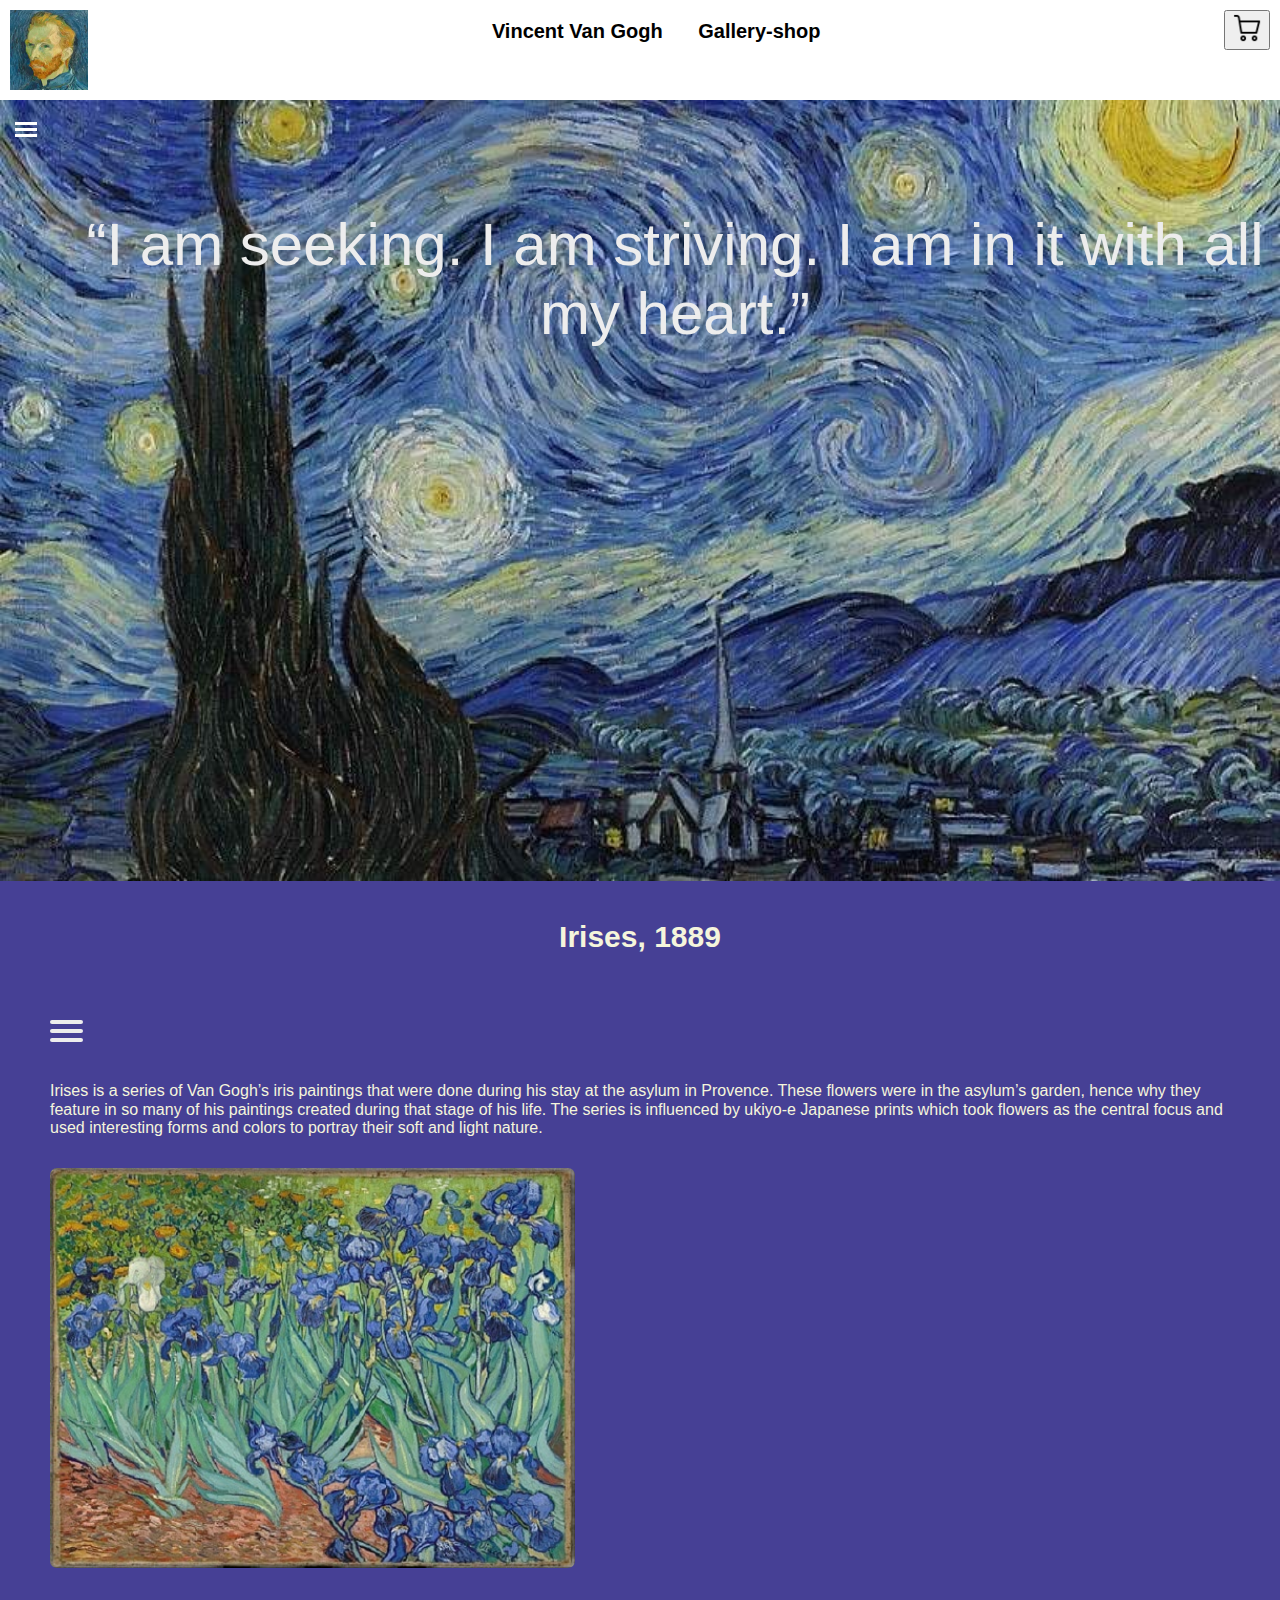
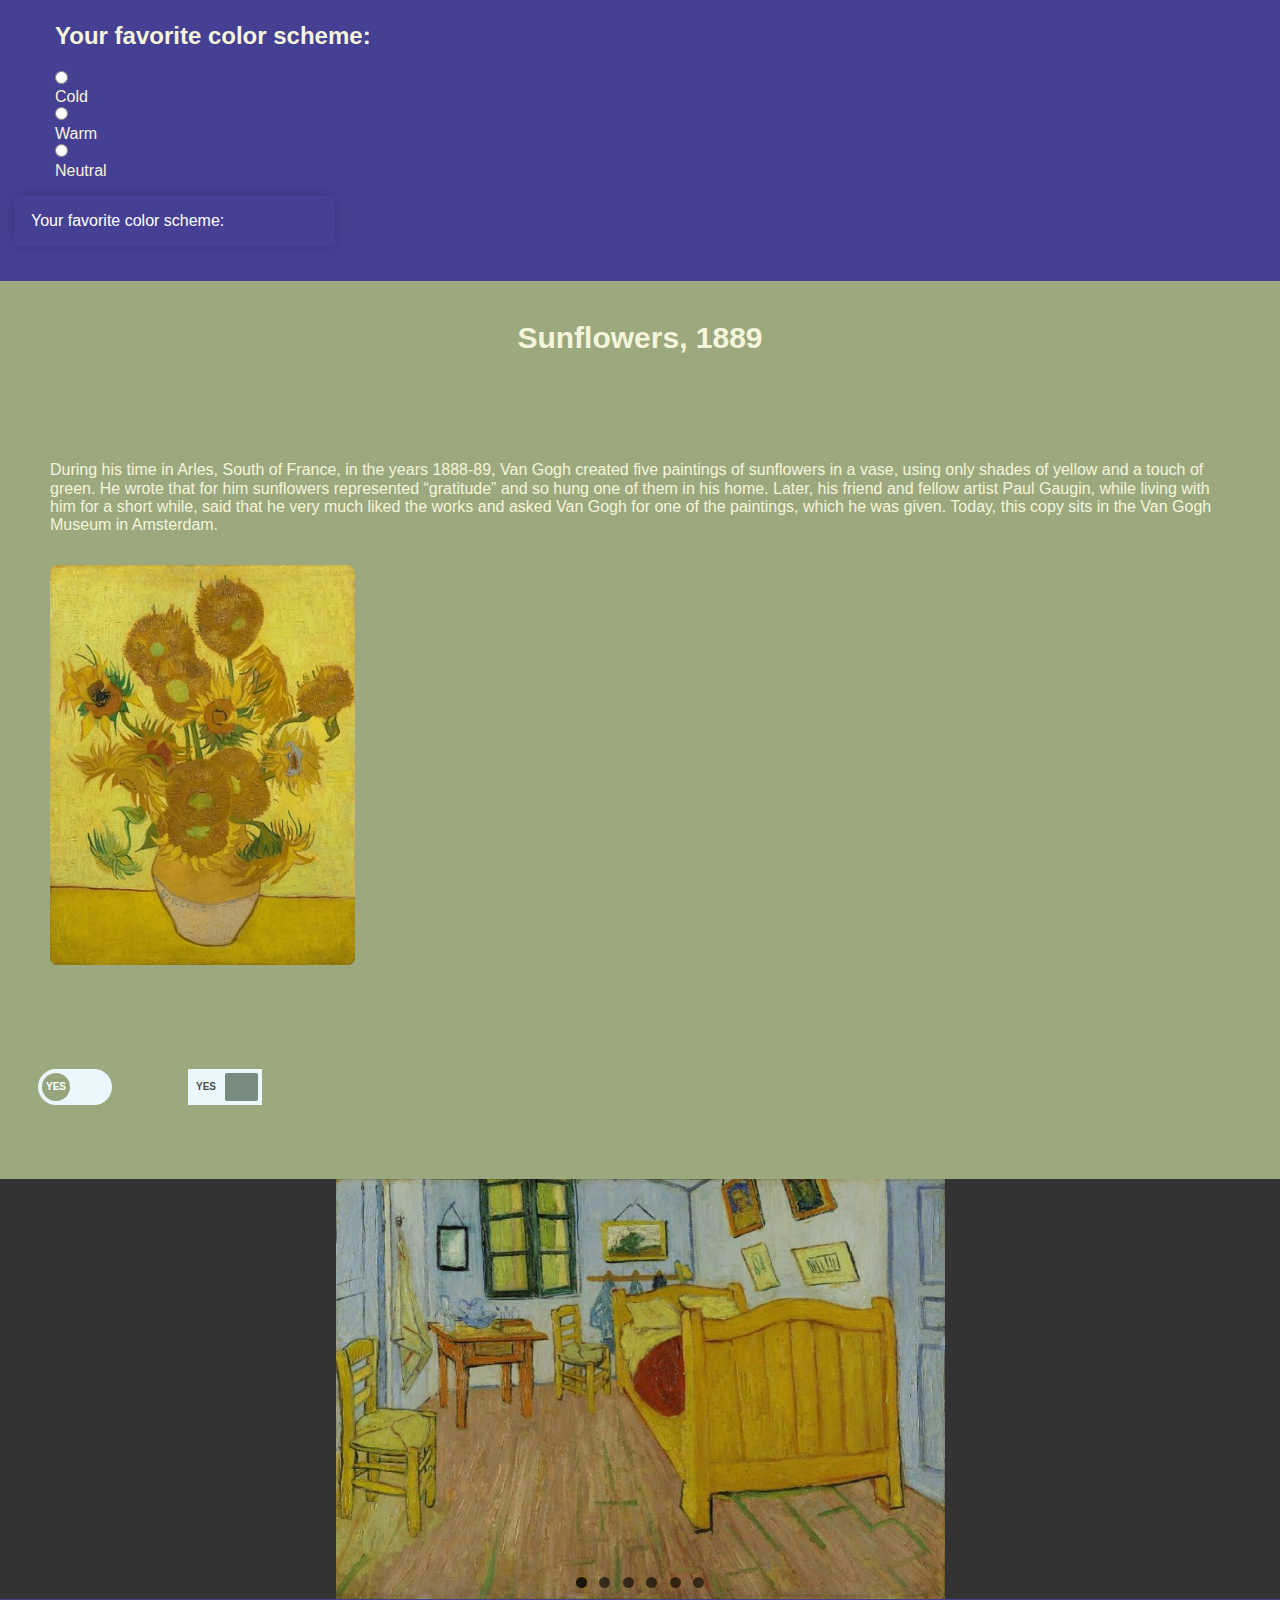
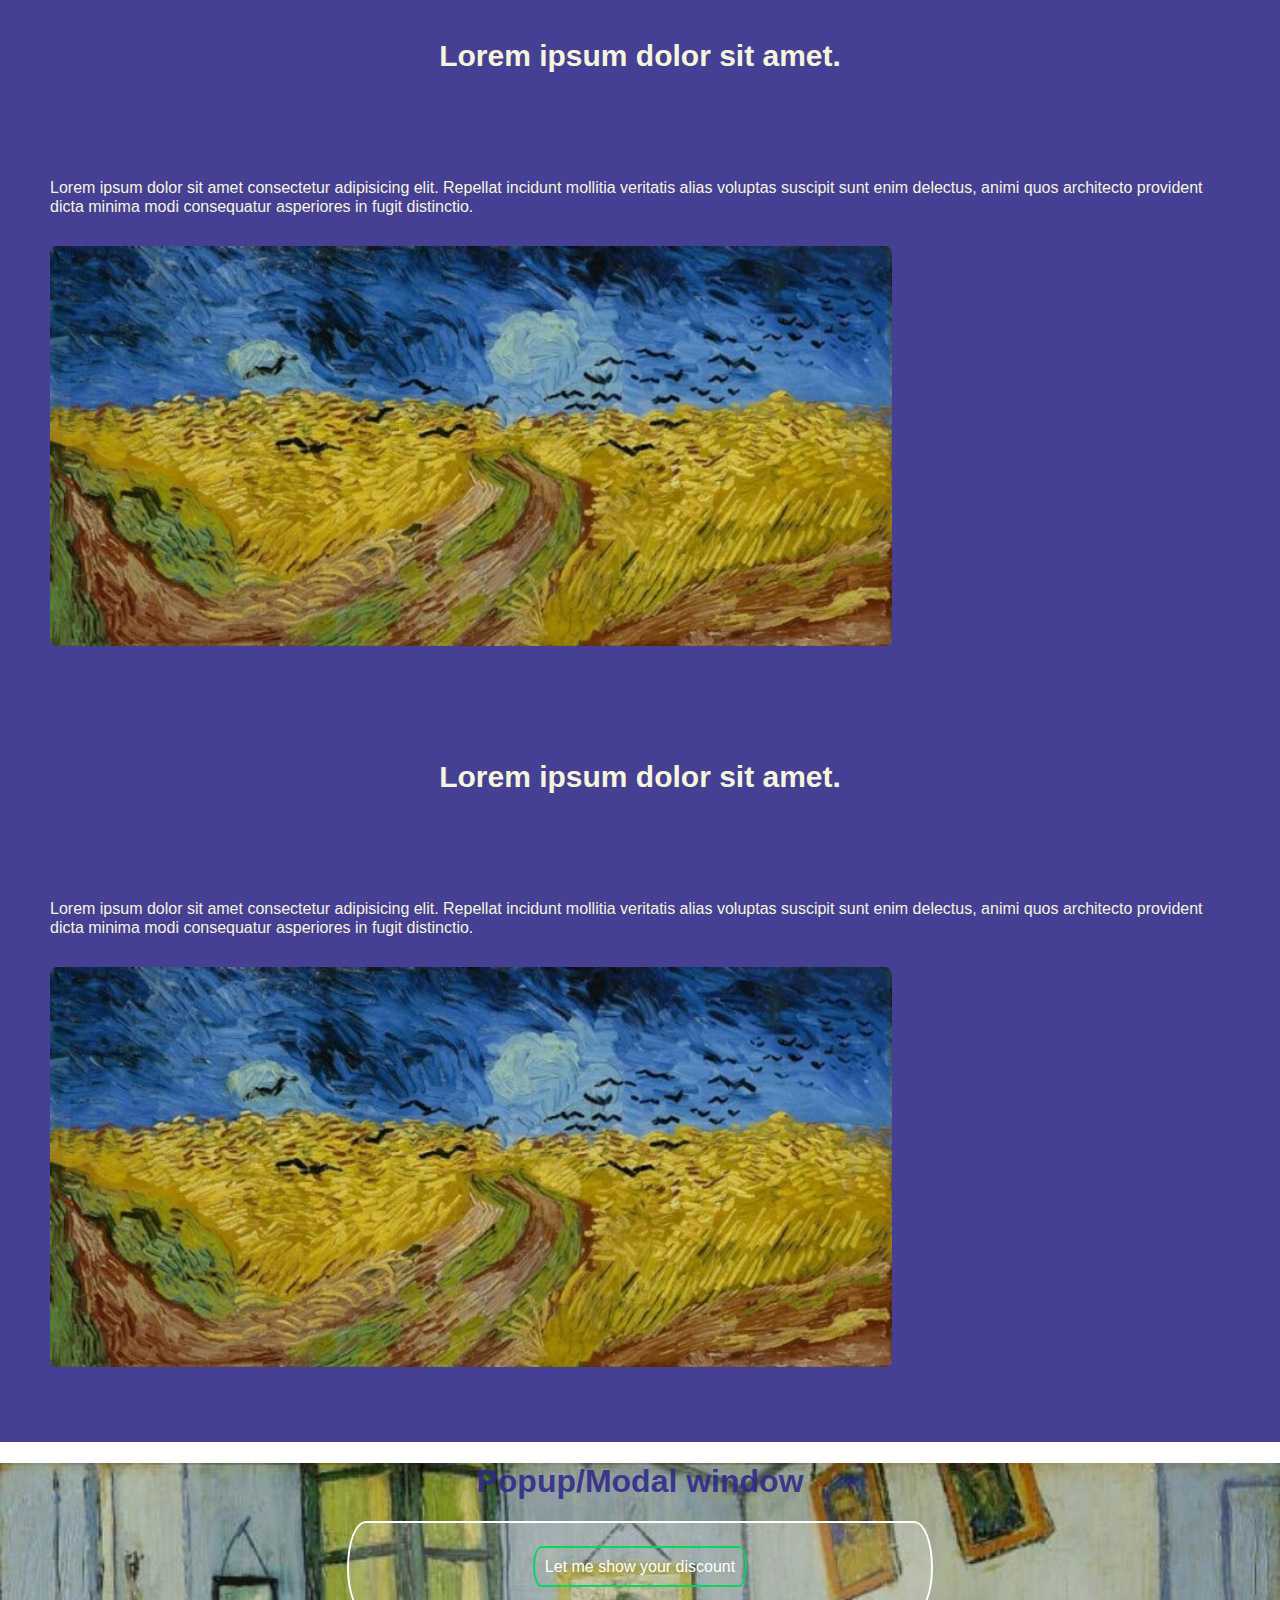
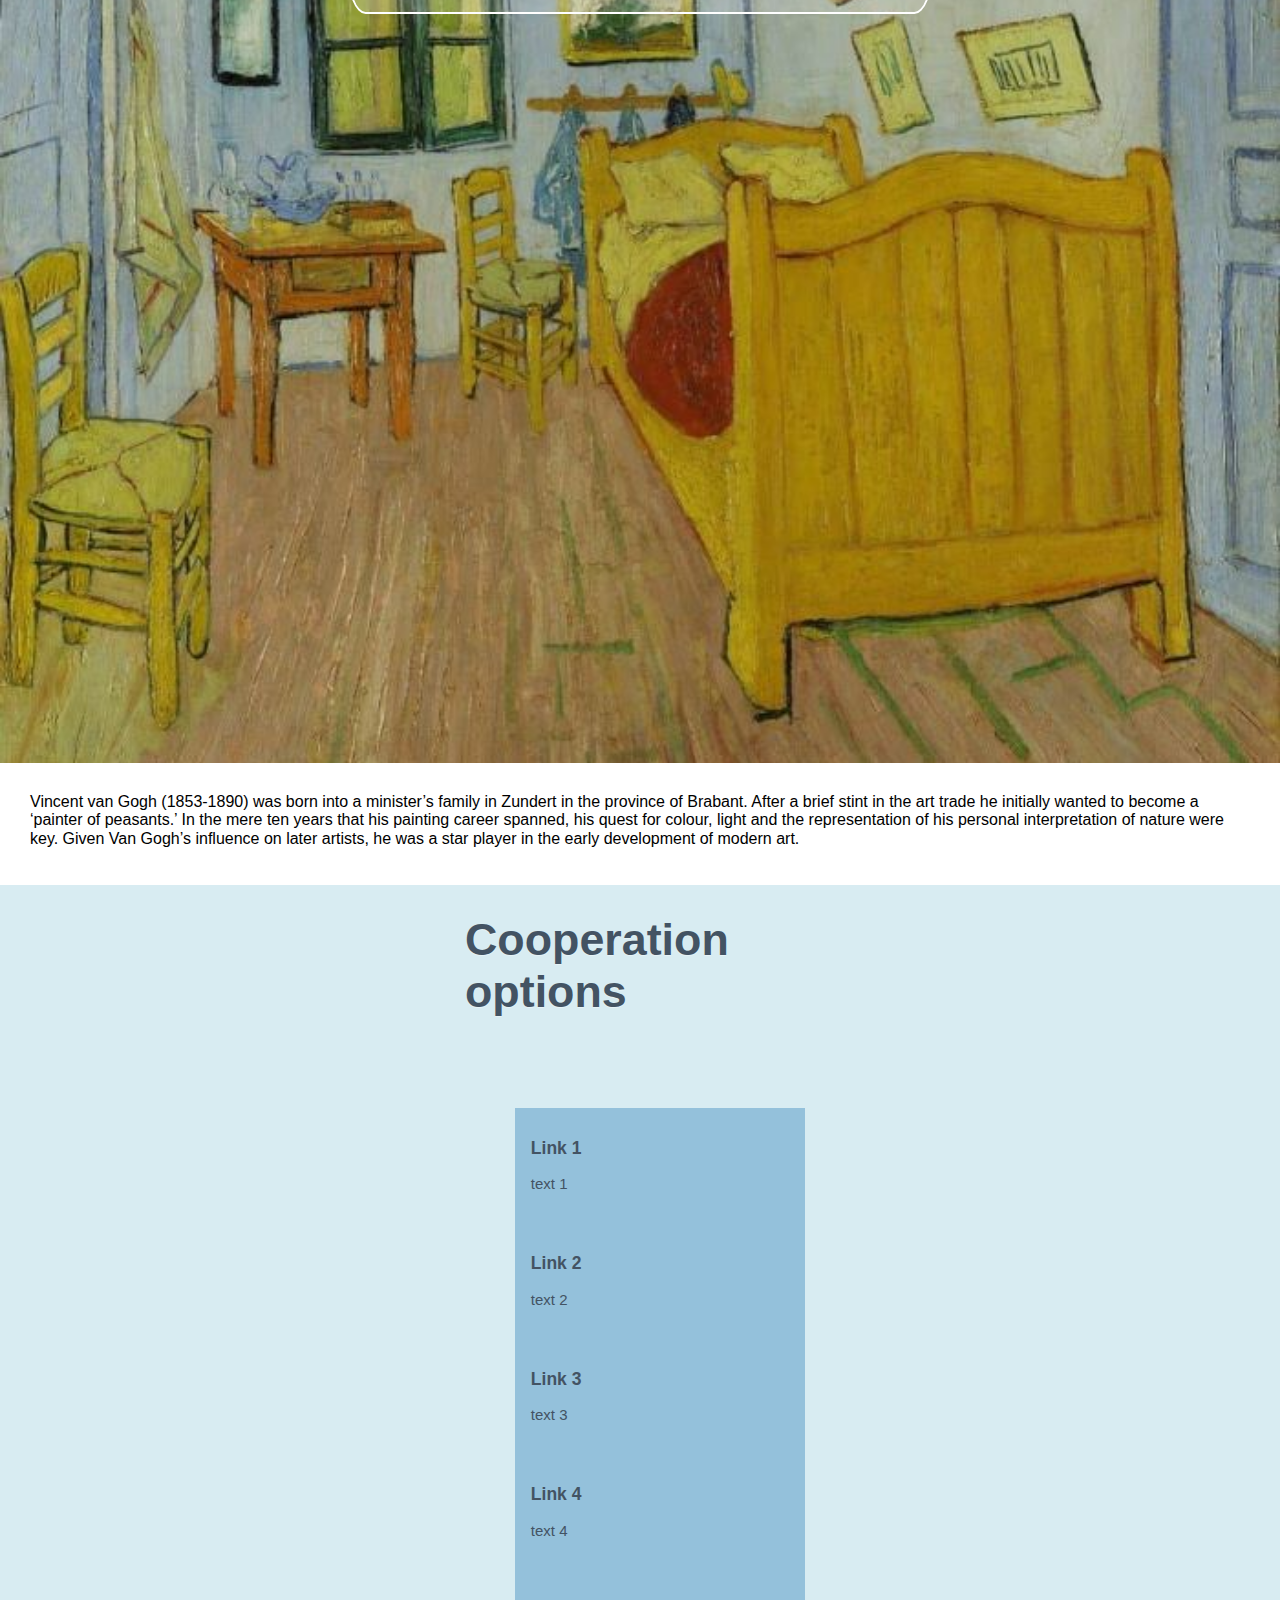
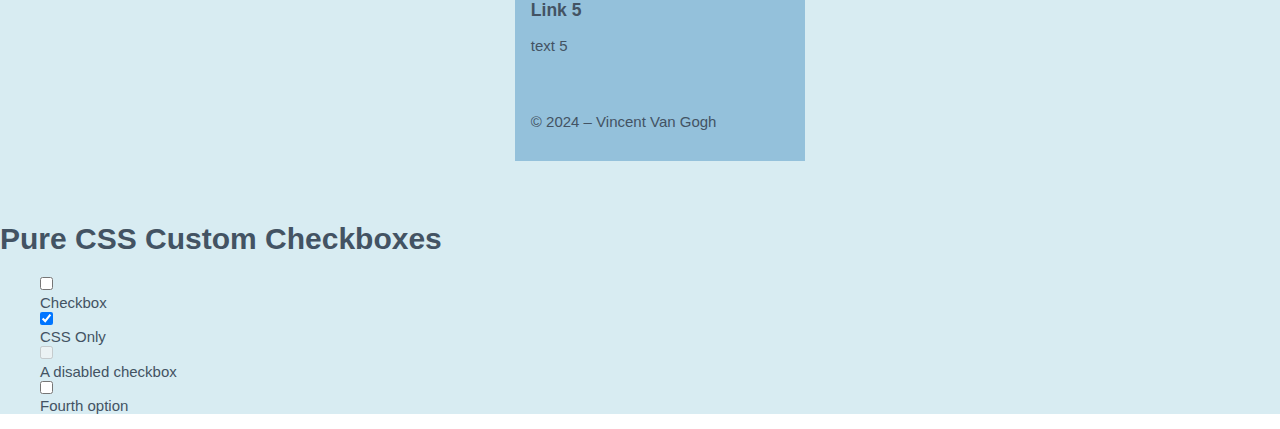
<file: index.html>
<!DOCTYPE html>
<html lang="en">

<head>
    <meta charset="UTF-8">
    <meta name="viewport" content="width=device-width, initial-scale=1.0">
    <link rel="stylesheet" type="text/css" href="normalize.css">
    <link rel="stylesheet" type="text/css" href="style.css">
    <title>Vincent Van Gogh</title>
</head>

<body>
    <container>
        <header class="header">
            <img style="height: 80px" src="pictures/VVG.jpg">
            <div class="headertext">Vincent Van Gogh
                <span class="headerexplain">Gallery-shop</span>
            </div>
            <div>
                <button><img class="basket" src="icons/shopping-online.png" /></button>
            </div>
        </header>

        <main>
            <div class="mainimgblock">
                <img src="pictures/vincent-van-gogh-starry-night.jpg">
                <nav role="navigation">
                    <input type="checkbox" class="openSidebarMenu" id="openSidebarMenu">
                    <label for="openSidebarMenu" class="sidebarIconToggle">
                        <div class="spinner diagonal part-1"></div>
                        <div class="spinner horizontal"></div>
                        <div class="spinner diagonal part-2"></div>
                    </label>
                    <div id="sidebarMenu">
                        <ul class="sidebarMenuInner">
                            <li> Vincent Van Gogh <span>The Artist</span></li>
                            <li><a href="#" target="_blank">Works</a></li>
                            <li><a href="#" target="_blank">Linkedin</a></li>
                            <li><a href="#" target="_blank">Instagram</a></li>
                            <li><a href="#" target="_blank">Twitter</a></li>
                            <li><a href="#" target="_blank">YouTube</a></li>
                        </ul>
                </nav>
                <div class="textover">“I am seeking. I am striving. I am in it with all my heart.”</div>
            </div>
            <div class="firstblock">
                <div class="firstblockname">Irises, 1889</div>
                <nav role="navigation">
                    <div id="menuToggle">
                        <input type="checkbox" />
                        <span></span>
                        <span></span>
                        <span></span>
                        <ul id="menu">
                            <a href="#">
                                <li>Home</li>
                            </a>
                            <a href="#">
                                <li>About</li>
                            </a>
                            <a href="#">
                                <li>Info</li>
                            </a>
                            <a href="#">
                                <li>Contact</li>
                            </a>
                            <a href="#" target="_blank">
                                <li>Show me more</li>
                            </a>
                        </ul>
                    </div>
                </nav>
                <!-- </div> -->
                <div class="textandimg">
                    <div class="firstblocknamedescribe">Irises is a series of Van Gogh’s iris paintings that were
                        done during his stay at the asylum in Provence. These flowers were in the asylum’s garden,
                        hence why they feature in so many of his paintings created during that stage of his life.
                        The series is influenced by ukiyo-e Japanese prints which took flowers as the central focus
                        and used interesting forms and colors to portray their soft and light nature.
                    </div>
                    <!-- <div class=""> -->
                    <img class="firstblockimg" src="pictures/vincent-van-gogh-irises.jpg">
                </div>
                <div class="chosescheme">
                    <ul>
                        <h2>Your favorite color scheme:</h2>
                        <li>
                            <input type="radio" id="f-option" name="selector">
                            <label for="f-option">Cold</label>
                        </li>
                        <li>
                            <input type="radio" id="s-option" name="selector">
                            <label for="s-option">Warm</label>
                        </li>
                        <li>
                            <input type="radio" id="t-option" name="selector">
                            <label for="t-option">Neutral</label>
                        </li>
                    </ul>
                    <select>
                        <option selected value="0">Your favorite color scheme:</option>
                        <option value="1">Cold</option>
                        <option value="2">Warm</option>
                        <option value="3">Neutral</option>
                    </select>
                </div>
            </div>
            <div class="secondblock">
                <div class="secondblockname">Sunflowers, 1889</div>
                <div class="textandimg">
                    <div class="secondblocknamedescribe">During his time in Arles, South of France, in the years
                        1888-89, Van Gogh created five paintings of sunflowers in a vase, using only shades of
                        yellow and a touch of green. He wrote that for him sunflowers represented “gratitude” and so
                        hung one of them in his home. Later, his friend and fellow artist Paul Gaugin, while living
                        with him for a short while, said that he very much liked the works and asked Van Gogh for
                        one of the paintings, which he was given. Today, this copy sits in the Van Gogh Museum in
                        Amsterdam.
                    </div>
                    <img src="pictures/vincent-van-gogh-sunflowers.jpg" alt="Here is a picture" class="secondblockimg">
                </div>
                <div class="toggle-button-cover">
                    <div class="buton r" id="button-1">
                        <input type="checkbox" class="checkbox" />
                        <div class="knobs"></div>
                        <div class="layer"></div>
                    </div>
                </div>
                <div class="toggle-button-cover">
                    <div class="buton b2" id="button-2">
                        <input type="checkbox" class="checkbox" />
                        <div class="knobs">
                            <span></span>
                        </div>
                        <div class="layer"></div>
                    </div>
                </div>
            </div>
            <!-- _____________________________ -->
            <div class="inslides">
                <ul class="slides">
                    <input type="radio" name="radio-btn" id="img-1" checked />
                    <li class="slide-container">
                        <div class="slide">
                            <img src="pictures/vincent-van-gogh-bedroom-in-arles.jpeg" />
                        </div>
                        <div class="nav">
                            <label for="img-6" class="prev">&#x2039;</label>
                            <label for="img-2" class="next">&#x203a;</label>
                        </div>
                    </li>

                    <input type="radio" name="radio-btn" id="img-2" />
                    <li class="slide-container">
                        <div class="slide">
                            <img src="pictures/vincent-van-gogh-irises.jpg" />
                        </div>
                        <div class="nav">
                            <label for="img-1" class="prev">&#x2039;</label>
                            <label for="img-3" class="next">&#x203a;</label>
                        </div>
                    </li>

                    <input type="radio" name="radio-btn" id="img-3" />
                    <li class="slide-container">
                        <div class="slide">
                            <img src="pictures/vincent-van-gogh-starry-night.jpg" />
                        </div>
                        <div class="nav">
                            <label for="img-2" class="prev">&#x2039;</label>
                            <label for="img-4" class="next">&#x203a;</label>
                        </div>
                    </li>

                    <input type="radio" name="radio-btn" id="img-4" />
                    <li class="slide-container">
                        <div class="slide">
                            <img src="pictures/vincent-van-gogh-the-sower.jpeg" />
                        </div>
                        <div class="nav">
                            <label for="img-3" class="prev">&#x2039;</label>
                            <label for="img-5" class="next">&#x203a;</label>
                        </div>
                    </li>

                    <input type="radio" name="radio-btn" id="img-5" />
                    <li class="slide-container">
                        <div class="slide">
                            <img src="pictures/vincent-van-gogh-cabanes-de-bois-parmi-les-oliviers-et-cypres.jpg" />
                        </div>
                        <div class="nav">
                            <label for="img-4" class="prev">&#x2039;</label>
                            <label for="img-6" class="next">&#x203a;</label>
                        </div>
                    </li>

                    <input type="radio" name="radio-btn" id="img-6" />
                    <li class="slide-container">
                        <div class="slide">
                            <img src="pictures/vincent-van-gogh-landscape-with-snow.jpg" />
                        </div>
                        <div class="nav">
                            <label for="img-5" class="prev">&#x2039;</label>
                            <label for="img-1" class="next">&#x203a;</label>
                        </div>
                    </li>

                    <li class="nav-dots">
                        <label for="img-1" class="nav-dot" id="img-dot-1"></label>
                        <label for="img-2" class="nav-dot" id="img-dot-2"></label>
                        <label for="img-3" class="nav-dot" id="img-dot-3"></label>
                        <label for="img-4" class="nav-dot" id="img-dot-4"></label>
                        <label for="img-5" class="nav-dot" id="img-dot-5"></label>
                        <label for="img-6" class="nav-dot" id="img-dot-6"></label>
                    </li>
                </ul>
            </div>

            <!-- _____________________________ -->
            <div class="thirdblock">
                <div class="thirdblockname">Lorem ipsum dolor sit amet. </div>
                <div class="textandimg">
                    <div class="thirdblocknamedescribe">Lorem ipsum dolor sit amet consectetur adipisicing elit.
                        Repellat incidunt mollitia
                        veritatis
                        alias voluptas suscipit sunt enim delectus, animi quos architecto provident dicta minima
                        modi
                        consequatur asperiores in fugit distinctio.
                    </div>
                    <img class="thirdblockimg" src="pictures/vincent-van-gogh-wheatfield-with-crows.jpeg">
                </div>
            </div>
            <div class="thirdblock">
                <div class="thirdblocktextwrap">
                    <div class="thirdblockname">Lorem ipsum dolor sit amet. </div>
                    <div class="textandimg">
                        <div class="thirdblocknamedescribe">Lorem ipsum dolor sit amet consectetur adipisicing elit.
                            Repellat incidunt mollitia
                            veritatis
                            alias voluptas suscipit sunt enim delectus, animi quos architecto provident dicta minima
                            modi
                            consequatur asperiores in fugit distinctio.
                        </div>
                        <img class="thirdblockimg" src="pictures/vincent-van-gogh-wheatfield-with-crows.jpeg">
                    </div>
                </div>
            </div>
            <!-- ____ -->
            <div class="popmodal">
                <h1 class="popmodaltext">Popup/Modal window</h1>
                <div class="box">
                    <a class="button" href="#popup1">Let me show your discount</a>
                </div>

                <div id="popup1" class="overlay">
                    <div class="popup">
                        <h2>Your discount is</h2>
                        <a class="close" href="#">&times;</a>
                        <div class="content">
                            10% if you buy 2 pictures, 20% if you buy 3 pictures and more.
                        </div>
                    </div>
                </div>
            </div>
            <!-- ____ -->
        </main>
        <footer>
            <div class="footerinfo">Vincent van Gogh (1853-1890) was born into a minister’s family in Zundert in the
                province of Brabant. After a brief stint in the art trade he initially wanted to become a ‘painter of
                peasants.’ In the mere ten years that his painting career spanned, his quest for colour, light and the
                representation of his personal interpretation of nature were key. Given Van Gogh’s influence on later
                artists, he was a star player in the early development of modern art.</div>
            <div class="options">
                <div class="menuwrapper">
                    <div class="footermenu ta-c">
                        <h2 class="p-r">Cooperation options</h2>
                        <nav class="menuoptions animated flipInX">
                            <ul class="no-ls ta-l t-all">
                                <li class="menuoptionsli">
                                    <a href="#">
                                        <h3>Link 1</h3>
                                        <p>text 1</p>
                                    </a>
                                </li>
                                <li class="menuoptionsli">
                                    <a href="#">
                                        <h3>Link 2</h3>
                                        <p>text 2</p>
                                    </a>
                                </li>
                                <li class="menuoptionsli">
                                    <a href="#">
                                        <h3>Link 3</h3>
                                        <p>text 3</p>
                                    </a>
                                </li>
                                <li class="menuoptionsli">
                                    <a href="#">
                                        <h3>Link 4</h3>
                                        <p>text 4</p>
                                    </a>
                                </li>
                                <li class="menuoptionsli">
                                    <a href="#">
                                        <h3>Link 5</h3>
                                        <p>text 5</p>
                                    </a>
                                </li>
                                <li class="menuoptionsli">
                                    <a href="#">
                                        <p>&copy; 2024 – Vincent Van Gogh</p>
                                    </a>
                                </li>
                            </ul>
                        </nav>
                    </div>
                </div>
                <div class="checkboxes">
                    <h1 class="title">Pure CSS Custom Checkboxes</h1>

                    <ul class="unstyled centered">
                        <li>
                            <input class="styled-checkbox" id="styled-checkbox-1" type="checkbox" value="value1">
                            <label for="styled-checkbox-1">Checkbox</label>
                        </li>
                        <li>
                            <input class="styled-checkbox" id="styled-checkbox-2" type="checkbox" value="value2"
                                checked>
                            <label for="styled-checkbox-2">CSS Only</label>
                        </li>
                        <li>
                            <input class="styled-checkbox" id="styled-checkbox-3" type="checkbox" value="value3"
                                disabled>
                            <label for="styled-checkbox-3">A disabled checkbox</label>
                        </li>
                        <li>
                            <input class="styled-checkbox" id="styled-checkbox-4" type="checkbox" value="value4">
                            <label for="styled-checkbox-4">Fourth option</label>
                        </li>
                    </ul>
                </div>
            </div>
        </footer>
    </container>
</body>

</html>
</file>
<file: style.css>
/* #0c05713d (mYbackground) */
/* #ededed (light background for spans) */

@media only screen and (max-width: 600px) {
    /* body {
        background-color: lightblue;
    } */
}

:root {
    --main-color1: #2f2988e3;
    --main-color2: #5f722e9e;
    --main-color3: #c8635c;
}

body {
    width: auto;
    font-family: 'Trebuchet MS', 'Lucida Sans Unicode', 'Lucida Grande', 'Lucida Sans', Arial, sans-serif
}

.header {
    margin: 10px;
    display: flex;
    justify-content: space-between;
}

.headertext {
    font-size: 20px;
    font-weight: bold;
    height: 60px;
    margin-top: 10px;
}

.headerexplain {
    padding-left: 30px;
}

.basket {
    width: 30px;
}

.mainimgblock {
    position: relative;
    margin: 0 0 -5px 0;
}

.mainimgblock img {
    width: 100%;
    /* height: 700px; */
}

/* 
.mainimgblock:after {
    content: '';
    width: 100%;
    height: auto;
    position: absolute;
    top: 1;
    left: 0;
    background-color: #04021f3d;
} */

/* _____________________Hamburger menu______________ */

#menuToggle {
    display: block;
    position: relative;
    left: 50px;
    top: 40px;
    z-index: 1;
    -webkit-user-select: none;
    user-select: none;
}

#menuToggle a {
    text-decoration: none;
    color: var(--main-color1);

    transition: color 0.3s ease;
}

#menuToggle a:hover {
    color: --main-color3;
}


#menuToggle input {
    display: block;
    width: 40px;
    height: 32px;
    position: absolute;
    top: -7px;
    left: -3px;
    cursor: pointer;
    opacity: 0;
    z-index: 3;
    -webkit-touch-callout: none;
}

#menuToggle span {
    display: block;
    width: 33px;
    height: 4px;
    margin-bottom: 5px;
    position: relative;
    background: #ededed;
    border-radius: 3px;
    z-index: 2;
    transform-origin: 4px 0px;
    transition: transform 0.5s cubic-bezier(0.77, 0.2, 0.05, 1.0),
        background 0.5s cubic-bezier(0.77, 0.2, 0.05, 1.0),
        opacity 0.55s ease;
}

#menuToggle span:first-child {
    transform-origin: 0% 0%;
}

#menuToggle span:nth-last-child(2) {
    transform-origin: 0% 100%;
}

#menuToggle input:checked~span {
    opacity: 1;
    transform: rotate(45deg) translate(-2px, -1px);
    background: var(--main-color1);
}

#menuToggle input:checked~span:nth-last-child(3) {
    opacity: 0;
    transform: rotate(0deg) scale(0.2, 0.2);
}

#menuToggle input:checked~span:nth-last-child(2) {
    transform: rotate(-45deg) translate(0, -1px);
}

#menu {
    position: absolute;
    width: 300px;
    margin: -65px 0 0 -50px;
    padding: 50px;
    padding-top: 125px;
    background: #ededed;
    list-style-type: none;
    -webkit-font-smoothing: antialiased;
    transform-origin: 0% 0%;
    transform: translate(-100%, 0);
    transition: transform 0.5s cubic-bezier(0.77, 0.2, 0.05, 1.0);
}

#menu li {
    padding: 10px 0;
    font-size: 22px;
}

#menuToggle input:checked~ul {
    transform: none;
}

/* ______ The end of the Hamburger menu________ */


.textover {
    position: absolute;
    top: 110px;
    left: 70px;
    z-index: 2;
    color: #ededed;
    font-size: 60px;
    text-align: center;
}

.firstblock,
.secondblock,
.thirdblock {
    color: beige;
    margin: 0;
    padding: 20px 0 20px 0;
}

.firstblock,
.thirdblock,
.fifthblock {
    background-color: var(--main-color1);
}

.textandimg {
    margin: 50px;
}

.chosescheme {
    margin: 15px;
}

ul {
    list-style: none;
}

ul li label {
    display: block;
}

ul li:hover label {
    color: #aa7d45;
    ;
}

select {
    /* Reset */
    appearance: none;
    border: 0;
    outline: 0;
    font: inherit;
    /* Personalize */
    width: 20rem;
    padding: 1rem 4rem 1rem 1rem;
    background: var(--arrow-icon) no-repeat right 0.8em center / 1.4em,
        linear-gradient(to left, var(--arrow-bg) 3em, var(--select-bg) 3em);
    color: white;
    border-radius: 0.25em;
    box-shadow: 0 0 1em 0 rgba(0, 0, 0, 0.2);
    cursor: pointer;

    /* Remove IE arrow */
    &::-ms-expand {
        display: none;
    }

    /* Remove focus outline */
    &:focus {
        outline: none;
    }

    /* <option> colors */
    option {
        color: inherit;
        background-color: var(--option-bg);
    }
}

/* _______sidebar toggle menu______ */


.mainInner {
    display: table;
    height: 100%;
    width: 100%;
    text-align: center;
}

.mainInner div {
    display: table-cell;
    vertical-align: middle;
    font-size: 3em;
    font-weight: bold;
    letter-spacing: 1.25px;
}

#sidebarMenu {
    height: 100%;
    position: fixed;
    left: 0;
    width: 250px;
    margin-top: -550px;
    transform: translateX(-250px);
    transition: transform 250ms ease-in-out;
    background: linear-gradient(180deg, #FC466B 0%, #3F5EFB 100%);
}

.sidebarMenuInner {
    margin: 0;
    padding: 0;
    border-top: 1px solid rgba(255, 255, 255, 0.10);
}

.sidebarMenuInner li {
    list-style: none;
    color: #fff;
    text-transform: uppercase;
    font-weight: bold;
    padding: 20px;
    cursor: pointer;
    border-bottom: 1px solid rgba(255, 255, 255, 0.10);
}

.sidebarMenuInner li span {
    display: block;
    font-size: 14px;
    color: rgba(255, 255, 255, 0.50);
}

.sidebarMenuInner li a {
    color: #fff;
    text-transform: uppercase;
    font-weight: bold;
    cursor: pointer;
    text-decoration: none;
}

input[type="checkbox"]:checked~#sidebarMenu {
    transform: translateX(0);
}

input[type=checkbox]#openSidebarMenu {
    transition: all 0.3s;
    box-sizing: border-box;
    display: none;
}

.sidebarIconToggle {
    transition: all 0.3s;
    box-sizing: border-box;
    cursor: pointer;
    position: absolute;
    z-index: 99;
    height: 100%;
    width: 100%;
    top: 22px;
    left: 15px;
    height: 22px;
    width: 22px;
}

.spinner {
    transition: all 0.3s;
    box-sizing: border-box;
    position: absolute;
    height: 3px;
    width: 100%;
    background-color: #fff;
}

.horizontal {
    transition: all 0.3s;
    box-sizing: border-box;
    position: relative;
    float: left;
    margin-top: 3px;
}

.diagonal.part-1 {
    position: relative;
    transition: all 0.3s;
    box-sizing: border-box;
    float: left;
}

.diagonal.part-2 {
    transition: all 0.3s;
    box-sizing: border-box;
    position: relative;
    float: left;
    margin-top: 3px;
}

input[type=checkbox]:checked~.sidebarIconToggle>.horizontal {
    transition: all 0.3s;
    box-sizing: border-box;
    opacity: 0;
}

input[type=checkbox]:checked~.sidebarIconToggle>.diagonal.part-1 {
    transition: all 0.3s;
    box-sizing: border-box;
    transform: rotate(135deg);
    margin-top: 8px;
}

input[type=checkbox]:checked~.sidebarIconToggle>.diagonal.part-2 {
    transition: all 0.3s;
    box-sizing: border-box;
    transform: rotate(-135deg);
    margin-top: -9px;
}

/* ______The end of the sidebar toggle menu_______ */



.firstblockname,
.secondblockname,
.thirdblockname {
    font-size: 30px;
    font-weight: bold;
    height: 60px;
    text-align: center;
    margin: 0;
    padding: 20px 0 0 0;
}

.firstblocknamedescribe,
.secondblocknamedescribe,
.thirdblocknamedescribe {
    margin: 80px 0 30px 0;
}


.secondblock,
.fourthblock {
    background-color: var(--main-color2);
}

.firstblockimg,
.secondblockimg,
.thirdblockimg {
    border-radius: 7px;
    width: auto;
    height: 400px;
}

.footerinfo {
    margin: 30px;
}

/* _________toggle-buttons YES/NO____________ */


.toggle-button-cover {
    display: table-cell;
    position: relative;
    width: 150px;
    height: 140px;
    box-sizing: border-box;
}

.knobs,
.layer {
    position: absolute;
    top: 0;
    right: 0;
    bottom: 0;
    left: 0;
}

.buton {
    position: relative;
    top: 50%;
    width: 74px;
    height: 36px;
    margin: -20px auto 0 auto;
    overflow: hidden;
}

.buton.r,
.buton.r .layer {
    border-radius: 100px;
}

.buton.b2 {
    border-radius: 2px;
}

.checkbox {
    position: relative;
    width: 100%;
    height: 100%;
    padding: 0;
    margin: 0;
    opacity: 0;
    cursor: pointer;
    z-index: 3;
}

.knobs {
    z-index: 2;
}

.layer {
    width: 100%;
    background-color: #ebf7fc;
    transition: 0.3s ease all;
    z-index: 1;
}

/* Button 1 */
#button-1 {
    overflow: visible;
}

#button-1 .knobs:before {
    content: "YES";
    position: absolute;
    top: 4px;
    left: 4px;
    width: 20px;
    height: 10px;
    color: #fff;
    font-size: 10px;
    font-weight: bold;
    text-align: center;
    line-height: 1;
    padding: 9px 4px;
    background-color: #5f722e9e;
    border-radius: 50%;
}

#button-1 .layer,
#button-1 .knobs,
#button-1 .knobs:before {
    transform: rotateZ(0);
    transition: 0.4s cubic-bezier(0.18, 0.89, 0.35, 1.15) all;
}

#button-1 .checkbox:checked+.knobs {
    transform: rotateZ(-180deg);
}

#button-1 .checkbox:checked+.knobs:before {
    content: "NO";
    background-color: --main-color3;
    transform: rotateZ(180deg);
}

#button-1 .checkbox:checked~.layer {
    background-color: #fcebeb;
    transform: rotateZ(180deg);
}

/* Button 2 */
#button-2 {
    overflow: visible;
}

#button-2 .knobs {
    perspective: 70px;
}

#button-2 .knobs:before,
#button-2 .knobs:after,
#button-2 .knobs span {
    position: absolute;
    top: 4px;
    border-radius: 2px;
}

#button-2 .knobs:before,
#button-2 .knobs:after {
    width: 20px;
    height: 10px;
    color: #4e4e4e;
    font-size: 10px;
    font-weight: bold;
    text-align: center;
    line-height: 1;
    padding: 9px 4px;
}

#button-2 .knobs:before {
    content: "YES";
    left: 4px;
}

#button-2 .knobs:after {
    content: "NO";
    right: 4px;
}

#button-2 .knobs span {
    right: 4px;
    width: 33px;
    height: 28px;
    background-color: #778b7f;
    transform: rotateY(0);
    transform-origin: 0% 50%;
    transition: 0.6s ease all;
    z-index: 1;
}

#button-2 .checkbox:checked+.knobs span {
    transform: rotateY(-180deg);
    background-color: --main-color3;
}

#button-2 .checkbox:checked~.layer {
    background-color: #fcebeb;
}

/* YES/NO */

/* _________inslides_________ */
.inslides {
    background: #333
}

.slides {
    padding: 0;
    width: 609px;
    height: 420px;
    display: block;
    margin: 0 auto;
    position: relative;
}

.slides * {
    user-select: none;
    -ms-user-select: none;
    -moz-user-select: none;
    -khtml-user-select: none;
    -webkit-user-select: none;
    -webkit-touch-callout: none;
}

.slides input {
    display: none;
}

.slide-container {
    display: block;
}

.slide {
    top: 0;
    opacity: 0;
    width: 609px;
    height: 420px;
    display: block;
    position: absolute;

    transform: scale(0);

    transition: all .7s ease-in-out;
}

.slide img {
    width: 100%;
    height: 100%;
}

.nav label {
    width: 200px;
    height: 100%;
    display: none;
    position: absolute;

    opacity: 0;
    z-index: 9;
    cursor: pointer;

    transition: opacity .2s;

    color: #FFF;
    font-size: 156pt;
    text-align: center;
    line-height: 380px;
    font-family: "Varela Round", sans-serif;
    background-color: rgba(255, 255, 255, .3);
    text-shadow: 0px 0px 15px rgb(119, 119, 119);
}

.slide:hover+.nav label {
    opacity: 0.5;
}

.nav label:hover {
    opacity: 1;
}

.nav .next {
    right: 0;
}

input:checked+.slide-container .slide {
    opacity: 1;

    transform: scale(1);

    transition: opacity 1s ease-in-out;
}

input:checked+.slide-container .nav label {
    display: block;
}

.nav-dots {
    width: 100%;
    bottom: 9px;
    height: 11px;
    display: block;
    position: absolute;
    text-align: center;
}

.nav-dots .nav-dot {
    top: -5px;
    width: 11px;
    height: 11px;
    margin: 0 4px;
    position: relative;
    border-radius: 100%;
    display: inline-block;
    background-color: rgba(0, 0, 0, 0.6);
}

.nav-dots .nav-dot:hover {
    cursor: pointer;
    background-color: rgba(0, 0, 0, 0.8);
}

input#img-1:checked~.nav-dots label#img-dot-1,
input#img-2:checked~.nav-dots label#img-dot-2,
input#img-3:checked~.nav-dots label#img-dot-3,
input#img-4:checked~.nav-dots label#img-dot-4,
input#img-5:checked~.nav-dots label#img-dot-5,
input#img-6:checked~.nav-dots label#img-dot-6 {
    background: rgba(0, 0, 0, 0.8);
}

/* __________________ */

/* __popup modal____ */
.popmodal {
    background: url(pictures/vincent-van-gogh-bedroom-in-arles.jpeg) no-repeat;
    background-size: cover;
    height: 100vh;
    text-align: center;
    color: var(--main-color1);
}

.box {
    width: 40%;
    margin: 0 auto;
    background: rgba(255, 255, 255, 0.2);
    padding: 35px;
    border: 2px solid #fff;
    border-radius: 20px/50px;
    background-clip: padding-box;
    text-align: center;
}

.button {
    font-size: 1em;
    padding: 10px;
    color: #fff;
    border: 2px solid #06D85F;
    border-radius: 20px/50px;
    text-decoration: none;
    cursor: pointer;
    transition: all 0.3s ease-out;
}

.button:hover {
    background: #06D85F;
}

.overlay {
    position: fixed;
    top: 0;
    bottom: 0;
    left: 0;
    right: 0;
    background: rgba(0, 0, 0, 0.7);
    transition: opacity 500ms;
    visibility: hidden;
    opacity: 0;
}

.overlay:target {
    visibility: visible;
    opacity: 1;
}

.popup {
    margin: 70px auto;
    padding: 20px;
    background: #fff;
    border-radius: 5px;
    width: 30%;
    position: relative;
    transition: all 5s ease-in-out;
}

.popup h2 {
    margin-top: 0;
    color: #333;
    font-family: Tahoma, Arial, sans-serif;
}

.popup .close {
    position: absolute;
    top: 20px;
    right: 30px;
    transition: all 200ms;
    font-size: 30px;
    font-weight: bold;
    text-decoration: none;
    color: #333;
}

.popup .close:hover {
    color: #06D85F;
}

.popup .content {
    max-height: 30%;
    overflow: auto;
}

@media screen and (max-width: 700px) {
    .box {
        width: 70%;
    }

    .popup {
        width: 70%;
    }
}

/* __end of popup modal____ */


/* footermenu */
.options {
    font-size: 15px;
    background: #d8ecf2;
    color: RGBA(67, 83, 99, 1);
}

.footermenu {
    margin: 0 auto;
    width: 350px;
    max-width: 350px;
}

.p-r {
    padding: 1.8rem 0;
    font-size: 2.8rem;
    text-shadow: 0px 1px 1px rgba(255, 255, 255, 0.4);

}

.menuoptions {
    -webkit-box-flex: auto;
    -webkit-flex: auto;
    -ms-flex: auto;
    flex: auto;
    position: relative;
    padding: .6125rem .6152rem 1.6125rem;
}

.menuoptionsli a {
    text-decoration: none;
    color: RGBA(67, 83, 99, 1);
    cursor: -webkit-zoom-in;
    cursor: zoom-in;
}

ul:hover a {
    opacity: .8;
    -webkit-transform: scale(0.97);
    transform: scale(0.97);
}

ul a {
    display: block;
    position: relative;
    padding: .75rem 1rem 1rem;

    -webkit-transition: -webkit-transform .22s, box-shadow .22s;
    transition: transform .22s, box-shadow .22s;
    -webkit-user-select: none;
    -moz-user-select: none;
    -ms-user-select: none;
    user-select: none;
    -webkit-user-drag: none;
    box-shadow: 0 0 0 -.25rem rgba(0, 0, 0, .1);
}

ul a:focus,
ul a:hover {
    outline: 0;
    box-shadow: 0 .5rem 0 -.25rem rgba(0, 0, 0, .1);
    opacity: 1;
    -webkit-transform: scale(1.03);
    transform: scale(1.03);
    -webkit-transition: -webkit-transform .088s, box-shadow .088s;
    transition: transform .088s, box-shadow .088s;
    z-index: 1;
}

.menuoptions a:nth-child(1) {
    background: #94c1db;
}

.menuoptions a:nth-child(2) {
    background: #94c1db;
}

.menuoptions a:nth-child(3) {
    background: #94bddb;
}

.menuoptions a:nth-child(4) {
    background: #94b9db;
}

.menuoptions a:nth-child(5) {
    background: #94b5db;
}

.menuoptions a:nth-child(6) {
    background: #94b2db;
}

.menuoptions a:nth-child(6):hover {
    cursor: pointer;
}

.animated {
    -webkit-animation-duration: 1s;
    animation-duration: 1s;
    -webkit-animation-fill-mode: both;
    animation-fill-mode: both;
}

@-webkit-keyframes flipInX {
    0% {
        -webkit-transform: perspective(400px) rotateX(90deg);
        transform: perspective(400px) rotateX(90deg);
        opacity: 0;
    }

    40% {
        -webkit-transform: perspective(400px) rotateX(-10deg);
        transform: perspective(400px) rotateX(-10deg);
    }

    70% {
        -webkit-transform: perspective(400px) rotateX(10deg);
        transform: perspective(400px) rotateX(10deg);
    }

    100% {
        -webkit-transform: perspective(400px) rotateX(0deg);
        transform: perspective(400px) rotateX(0deg);
        opacity: 1;
    }
}

@keyframes flipInX {
    0% {
        -webkit-transform: perspective(400px) rotateX(90deg);
        -ms-transform: perspective(400px) rotateX(90deg);
        transform: perspective(400px) rotateX(90deg);
        opacity: 0;
    }

    40% {
        -webkit-transform: perspective(400px) rotateX(-10deg);
        -ms-transform: perspective(400px) rotateX(-10deg);
        transform: perspective(400px) rotateX(-10deg);
    }

    70% {
        -webkit-transform: perspective(400px) rotateX(10deg);
        -ms-transform: perspective(400px) rotateX(10deg);
        transform: perspective(400px) rotateX(10deg);
    }

    100% {
        -webkit-transform: perspective(400px) rotateX(0deg);
        -ms-transform: perspective(400px) rotateX(0deg);
        transform: perspective(400px) rotateX(0deg);
        opacity: 1;
    }
}

.flipInX {
    -webkit-backface-visibility: visible !important;
    -ms-backface-visibility: visible !important;
    backface-visibility: visible !important;
    -webkit-animation-name: flipInX;
    animation-name: flipInX;
}

/* footermenu */
</file>
